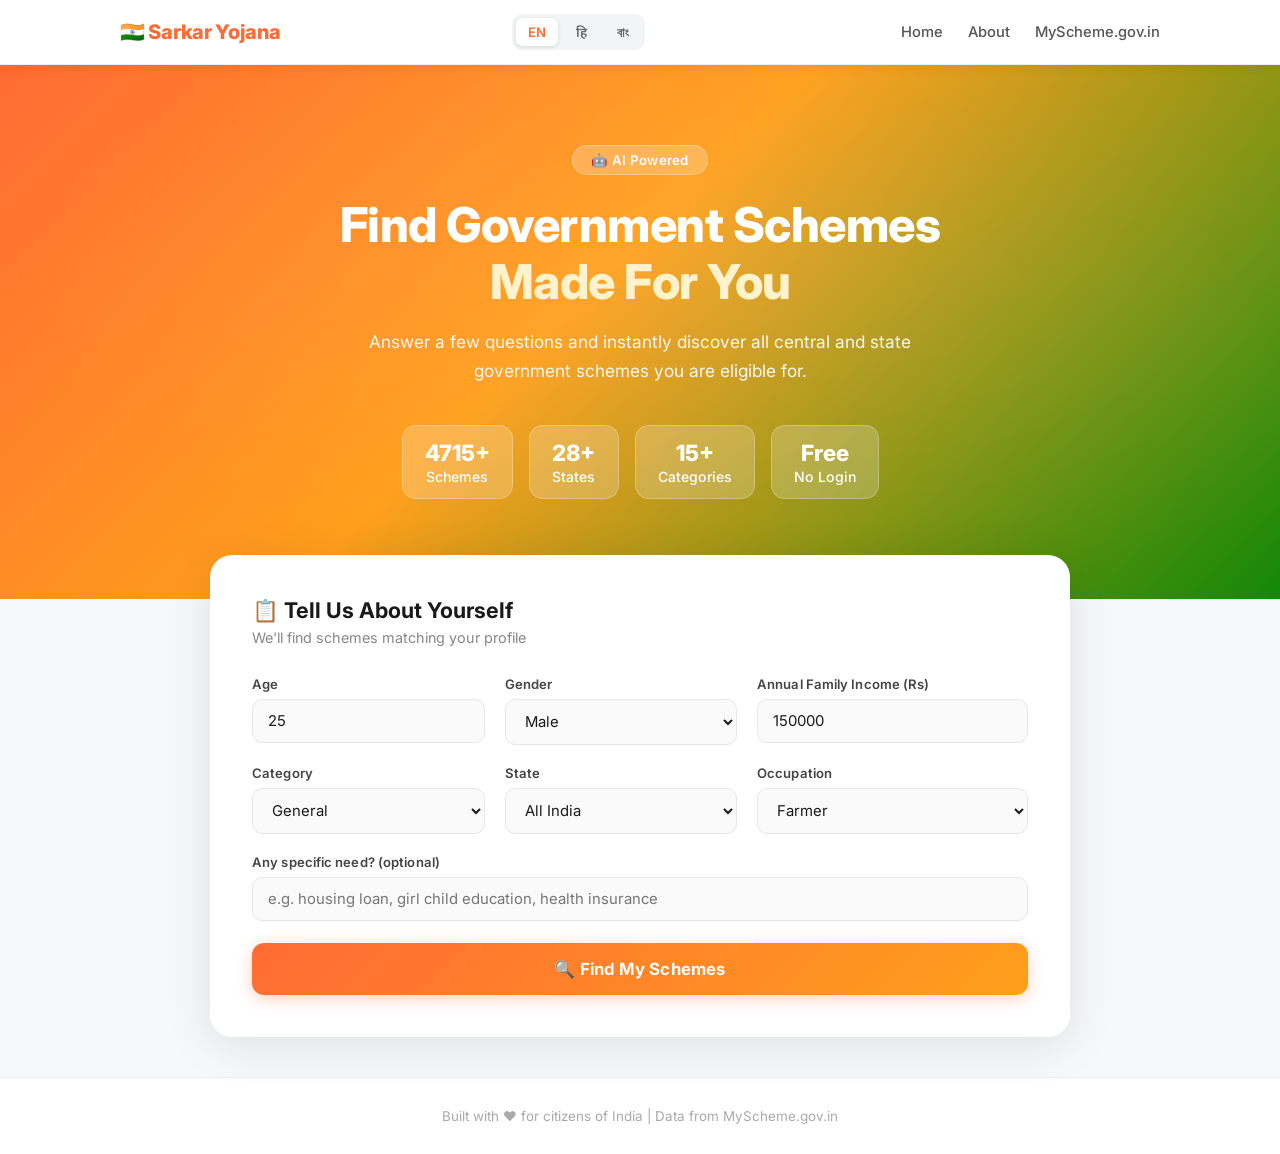
<file: index.html>
<!DOCTYPE html>
<html lang="en">
<head>
    <meta charset="UTF-8">
    <meta name="viewport" content="width=device-width, initial-scale=1.0">
    <title>Sarkar Yojana Finder — Find Government Schemes</title>
    <meta name="description" content="AI-powered tool to find Indian government schemes you are eligible for. Search 4715+ schemes by age, income, state, category and occupation.">

    <!-- Google Fonts: Latin, Devanagari (Hindi), Bengali -->
    <link rel="preconnect" href="https://fonts.googleapis.com">
    <link rel="preconnect" href="https://fonts.gstatic.com" crossorigin>
    <link href="https://fonts.googleapis.com/css2?family=Inter:wght@400;500;600;700;800&family=Noto+Sans:wght@400;500;600;700&family=Noto+Sans+Devanagari:wght@400;500;600;700&family=Noto+Sans+Bengali:wght@400;500;600;700&display=swap" rel="stylesheet">
    <link rel="stylesheet" href="style.css">
</head>
<body data-lang="en">

    <!-- Navbar -->
    <nav class="navbar" role="navigation" aria-label="Main navigation">
        <div class="nav-inner">
            <div class="logo">🇮🇳 Sarkar Yojana</div>
            <div class="nav-center">
                <div class="lang-switcher" role="group" aria-label="Language selector">
                    <button class="lang-btn active" data-lang="en" id="lang-en" onclick="setLanguage('en')">EN</button>
                    <button class="lang-btn" data-lang="hi" id="lang-hi" onclick="setLanguage('hi')">हि</button>
                    <button class="lang-btn" data-lang="bn" id="lang-bn" onclick="setLanguage('bn')">বাং</button>
                </div>
            </div>
            <div class="nav-links">
                <a href="#" data-i18n="navHome">Home</a>
                <a href="#" data-i18n="navAbout">About</a>
                <a href="https://www.myscheme.gov.in" target="_blank" rel="noopener" data-i18n="navGov">MyScheme.gov.in</a>
            </div>
        </div>
    </nav>

    <!-- Hero -->
    <section class="hero" aria-label="Hero section">
        <div class="hero-inner">
            <div class="hero-badge" data-i18n="heroBadge">🤖 AI Powered</div>
            <h1>
                <span data-i18n="heroTitle">Find Government Schemes</span><br>
                <span class="hero-highlight" data-i18n="heroTitleSpan">Made For You</span>
            </h1>
            <p data-i18n="heroDesc">Answer a few questions and instantly discover all central and state government schemes you are eligible for.</p>
            <div class="hero-stats">
                <div class="stat"><span>4715+</span> <span data-i18n="stat1">Schemes</span></div>
                <div class="stat"><span>28+</span> <span data-i18n="stat2">States</span></div>
                <div class="stat"><span>15+</span> <span data-i18n="stat3">Categories</span></div>
                <div class="stat"><span>Free</span> <span data-i18n="stat4">No Login</span></div>
            </div>
        </div>
    </section>

    <!-- Form -->
    <section class="form-section" aria-label="Scheme finder form">
        <div class="form-card">
            <h2 data-i18n="formTitle">📋 Tell Us About Yourself</h2>
            <p class="form-subtitle" data-i18n="formSubtitle">We'll find schemes matching your profile</p>

            <div class="form-grid">
                <div class="form-group">
                    <label for="age" data-i18n="labelAge">Age</label>
                    <input type="number" id="age" value="25" min="0" max="100" aria-label="Age">
                </div>
                <div class="form-group">
                    <label for="gender" data-i18n="labelGender">Gender</label>
                    <select id="gender" aria-label="Gender">
                        <option>Male</option>
                        <option>Female</option>
                        <option>Other</option>
                    </select>
                </div>
                <div class="form-group">
                    <label for="income" data-i18n="labelIncome">Annual Family Income (Rs)</label>
                    <input type="number" id="income" value="150000" step="10000" aria-label="Annual family income">
                </div>
                <div class="form-group">
                    <label for="caste" data-i18n="labelCategory">Category</label>
                    <select id="caste" aria-label="Category">
                        <option>General</option>
                        <option>SC</option>
                        <option>ST</option>
                        <option>OBC</option>
                        <option>Minority</option>
                    </select>
                </div>
                <div class="form-group">
                    <label for="state" data-i18n="labelState">State</label>
                    <select id="state" aria-label="State">
                        <option>All India</option>
                        <option>Andhra Pradesh</option>
                        <option>Arunachal Pradesh</option>
                        <option>Assam</option>
                        <option>Bihar</option>
                        <option>Chhattisgarh</option>
                        <option>Goa</option>
                        <option>Gujarat</option>
                        <option>Haryana</option>
                        <option>Himachal Pradesh</option>
                        <option>Jharkhand</option>
                        <option>Karnataka</option>
                        <option>Kerala</option>
                        <option>Madhya Pradesh</option>
                        <option>Maharashtra</option>
                        <option>Manipur</option>
                        <option>Meghalaya</option>
                        <option>Mizoram</option>
                        <option>Nagaland</option>
                        <option>Odisha</option>
                        <option>Punjab</option>
                        <option>Rajasthan</option>
                        <option>Sikkim</option>
                        <option>Tamil Nadu</option>
                        <option>Telangana</option>
                        <option>Tripura</option>
                        <option>Uttar Pradesh</option>
                        <option>Uttarakhand</option>
                        <option>West Bengal</option>
                        <option>Delhi</option>
                    </select>
                </div>
                <div class="form-group">
                    <label for="occupation" data-i18n="labelOccupation">Occupation</label>
                    <select id="occupation" aria-label="Occupation">
                        <option>Farmer</option>
                        <option>Student</option>
                        <option>Business Owner</option>
                        <option>Unemployed</option>
                        <option>Salaried</option>
                        <option>Self Employed</option>
                        <option>Artisan</option>
                        <option>Daily Wage Worker</option>
                        <option>Other</option>
                    </select>
                </div>
            </div>

            <div class="form-group full-width">
                <label for="extra" data-i18n="labelExtra">Any specific need? (optional)</label>
                <input type="text" id="extra"
                    placeholder="e.g. housing loan, girl child education, health insurance"
                    data-i18n-placeholder="extraPlaceholder"
                    aria-label="Specific need">
            </div>

            <button class="find-btn" id="find-btn" onclick="findSchemes()">
                <span data-i18n="findBtn">🔍 Find My Schemes</span>
            </button>
        </div>
    </section>

    <!-- Results -->
    <section class="results-section" id="results-section" style="display:none;" aria-label="Search results" aria-live="polite">
        <div class="results-card">
            <h2 data-i18n="resultsTitle">✅ Schemes You May Be Eligible For</h2>
            <div id="results-content" class="results-content"></div>
            <div class="apply-note">
                <span data-i18n="applyNote">💡 Visit</span>
                <a href="https://www.myscheme.gov.in" target="_blank" rel="noopener">MyScheme.gov.in</a>
                <span data-i18n="applyNoteSuffix">to apply officially.</span>
            </div>
        </div>
    </section>

    <!-- Loading Overlay -->
    <div class="loading-overlay" id="loading" style="display:none;" role="status" aria-live="polite">
        <div class="loader-box">
            <div class="spinner"></div>
            <p id="loading-text" data-i18n="loadingText">Searching 4715+ schemes for you...</p>
        </div>
    </div>

    <!-- Footer -->
    <footer>
        <p data-i18n="footerText">Built with ❤️ for citizens of India | Data from MyScheme.gov.in</p>
    </footer>

    
    <script src="script.js?v=2"></script>
</body>
</html>
</file>
<file: style.css>
/* ============================================================
   SARKAR YOJANA FINDER — style.css
   ============================================================ */

* {
    margin: 0;
    padding: 0;
    box-sizing: border-box;
}

/* Font stack switches per language */
body {
    font-family: 'Inter', 'Noto Sans', sans-serif;
    background: #f7f8fa;
    color: #1a1a1a;
}
body[data-lang="hi"] {
    font-family: 'Noto Sans Devanagari', 'Noto Sans', sans-serif;
}
body[data-lang="bn"] {
    font-family: 'Noto Sans Bengali', 'Noto Sans', sans-serif;
}

/* ============================================================
   NAVBAR
   ============================================================ */
.navbar {
    background: white;
    border-bottom: 1px solid #eee;
    padding: 14px 0;
    position: sticky;
    top: 0;
    z-index: 100;
    box-shadow: 0 2px 12px rgba(0,0,0,0.06);
}

.nav-inner {
    max-width: 1100px;
    margin: 0 auto;
    padding: 0 30px;
    display: flex;
    justify-content: space-between;
    align-items: center;
    gap: 20px;
}

.logo {
    font-size: 1.25rem;
    font-weight: 800;
    color: #FF6B35;
    white-space: nowrap;
    letter-spacing: -0.3px;
}

/* Language Switcher */
.lang-switcher {
    display: flex;
    gap: 6px;
    background: #f3f4f6;
    padding: 4px;
    border-radius: 10px;
}

.lang-btn {
    background: transparent;
    border: none;
    padding: 5px 12px;
    border-radius: 7px;
    font-size: 0.82rem;
    font-weight: 600;
    color: #666;
    cursor: pointer;
    transition: all 0.2s;
    font-family: inherit;
}

.lang-btn:hover {
    color: #FF6B35;
}

.lang-btn.active {
    background: white;
    color: #FF6B35;
    box-shadow: 0 1px 4px rgba(0,0,0,0.12);
}

.nav-links {
    display: flex;
    gap: 0;
}

.nav-links a {
    text-decoration: none;
    color: #555;
    margin-left: 25px;
    font-size: 0.92rem;
    font-weight: 500;
    transition: color 0.2s;
    white-space: nowrap;
}

.nav-links a:hover {
    color: #FF6B35;
}

/* ============================================================
   HERO
   ============================================================ */
.hero {
    background: linear-gradient(135deg, #FF6B35 0%, #FF9F1C 45%, #138808 100%);
    padding: 80px 30px 100px;
    text-align: center;
    color: white;
    position: relative;
    overflow: hidden;
}

/* Subtle radial overlay for depth */
.hero::before {
    content: '';
    position: absolute;
    inset: 0;
    background: radial-gradient(ellipse at 60% 40%, rgba(255,255,255,0.08) 0%, transparent 70%);
    pointer-events: none;
}

.hero-inner {
    max-width: 780px;
    margin: 0 auto;
    position: relative;
}

.hero-badge {
    display: inline-block;
    background: rgba(255,255,255,0.22);
    padding: 6px 18px;
    border-radius: 50px;
    font-size: 0.83rem;
    font-weight: 600;
    margin-bottom: 22px;
    backdrop-filter: blur(6px);
    border: 1px solid rgba(255,255,255,0.3);
    letter-spacing: 0.3px;
}

.hero h1 {
    font-size: 3rem;
    font-weight: 800;
    line-height: 1.18;
    margin-bottom: 18px;
    letter-spacing: -0.5px;
}

.hero-highlight {
    color: #fff3cd;
}

.hero p {
    font-size: 1.08rem;
    opacity: 0.92;
    margin-bottom: 44px;
    line-height: 1.65;
    max-width: 600px;
    margin-left: auto;
    margin-right: auto;
    margin-bottom: 40px;
}

.hero-stats {
    display: flex;
    justify-content: center;
    gap: 16px;
    flex-wrap: wrap;
}

.stat {
    background: rgba(255,255,255,0.2);
    padding: 13px 22px;
    border-radius: 14px;
    font-size: 0.88rem;
    font-weight: 500;
    backdrop-filter: blur(6px);
    border: 1px solid rgba(255,255,255,0.25);
    min-width: 90px;
}

.stat span:first-child {
    font-size: 1.4rem;
    font-weight: 800;
    display: block;
    margin-bottom: 2px;
}

/* ============================================================
   FORM SECTION
   ============================================================ */
.form-section {
    max-width: 900px;
    margin: -44px auto 40px;
    padding: 0 20px;
    position: relative;
    z-index: 2;
}

.form-card {
    background: white;
    border-radius: 22px;
    padding: 42px;
    box-shadow: 0 8px 48px rgba(0,0,0,0.1);
}

.form-card h2 {
    font-size: 1.35rem;
    font-weight: 700;
    margin-bottom: 6px;
    color: #1a1a1a;
}

.form-subtitle {
    color: #888;
    font-size: 0.9rem;
    margin-bottom: 30px;
}

.form-grid {
    display: grid;
    grid-template-columns: 1fr 1fr 1fr;
    gap: 20px;
    margin-bottom: 20px;
}

.form-group {
    display: flex;
    flex-direction: column;
    gap: 7px;
}

.form-group.full-width {
    margin-bottom: 22px;
}

label {
    font-size: 0.82rem;
    font-weight: 600;
    color: #444;
    letter-spacing: 0.1px;
}

input, select {
    padding: 12px 15px;
    border: 1.5px solid #e5e7eb;
    border-radius: 10px;
    font-size: 0.93rem;
    font-family: inherit;
    outline: none;
    transition: border-color 0.2s, box-shadow 0.2s;
    background: #fafafa;
    color: #1a1a1a;
}

input:focus, select:focus {
    border-color: #FF6B35;
    background: white;
    box-shadow: 0 0 0 3px rgba(255, 107, 53, 0.1);
}

/* Find Button */
.find-btn {
    width: 100%;
    padding: 16px;
    background: linear-gradient(135deg, #FF6B35, #FF9F1C);
    color: white;
    border: none;
    border-radius: 12px;
    font-size: 1.05rem;
    font-weight: 700;
    cursor: pointer;
    transition: opacity 0.2s, transform 0.15s, box-shadow 0.2s;
    font-family: inherit;
    letter-spacing: 0.2px;
    box-shadow: 0 4px 16px rgba(255, 107, 53, 0.3);
}

.find-btn:hover {
    opacity: 0.93;
    transform: translateY(-2px);
    box-shadow: 0 8px 24px rgba(255, 107, 53, 0.4);
}

.find-btn:active {
    transform: translateY(0);
    box-shadow: 0 2px 8px rgba(255, 107, 53, 0.25);
}

/* ============================================================
   RESULTS SECTION
   ============================================================ */
.results-section {
    max-width: 900px;
    margin: 0 auto 60px;
    padding: 0 20px;
}

.results-card {
    background: white;
    border-radius: 22px;
    padding: 40px;
    box-shadow: 0 8px 40px rgba(0,0,0,0.08);
    border-left: 5px solid #FF6B35;
}

.results-card h2 {
    font-size: 1.25rem;
    font-weight: 700;
    margin-bottom: 24px;
    color: #1a1a1a;
}

.results-content {
    font-size: 0.96rem;
    line-height: 1.8;
    color: #333;
}

/* Scheme Cards */
.scheme-card {
    background: linear-gradient(135deg, #fff9f6 0%, #fff 100%);
    border: 1.5px solid #ffd6c0;
    border-radius: 16px;
    padding: 22px 26px;
    margin-bottom: 18px;
    transition: transform 0.22s, box-shadow 0.22s;
    position: relative;
}

.scheme-card:hover {
    transform: translateY(-3px);
    box-shadow: 0 10px 28px rgba(255, 107, 53, 0.14);
}

.scheme-title {
    font-size: 1.05rem;
    font-weight: 700;
    color: #e85d25;
    margin-bottom: 12px;
    line-height: 1.4;
}

.scheme-body p {
    font-size: 0.91rem;
    color: #444;
    line-height: 1.75;
    margin-bottom: 4px;
}

.scheme-bullet {
    font-size: 0.91rem;
    color: #444;
    line-height: 1.75;
    padding-left: 8px;
    margin-bottom: 3px;
}

/* Apply Button per scheme */
.apply-btn {
    display: inline-block;
    margin-top: 14px;
    padding: 9px 20px;
    background: linear-gradient(135deg, #FF6B35, #FF9F1C);
    color: white;
    border-radius: 8px;
    text-decoration: none;
    font-size: 0.84rem;
    font-weight: 700;
    font-family: inherit;
    transition: opacity 0.2s, transform 0.15s;
    letter-spacing: 0.2px;
}

.apply-btn:hover {
    opacity: 0.9;
    transform: translateY(-1px);
}

/* Note text (disclaimers) */
.note-text {
    font-size: 0.88rem;
    color: #666;
    margin-top: 14px;
    margin-bottom: 12px;
    padding: 13px 17px;
    background: #fffbf0;
    border-radius: 10px;
    border-left: 3px solid #FF9F1C;
    line-height: 1.7;
}

/* Apply footer note */
.apply-note {
    margin-top: 28px;
    padding: 16px 22px;
    background: #fff8f3;
    border-radius: 12px;
    font-size: 0.9rem;
    color: #555;
    border: 1px solid #ffd6c0;
    display: flex;
    gap: 6px;
    align-items: center;
    flex-wrap: wrap;
}

.apply-note a {
    color: #FF6B35;
    font-weight: 700;
    text-decoration: none;
}

.apply-note a:hover {
    text-decoration: underline;
}

/* ============================================================
   LOADING OVERLAY
   ============================================================ */
.loading-overlay {
    position: fixed;
    top: 0; left: 0;
    width: 100%; height: 100%;
    background: rgba(0,0,0,0.52);
    display: flex;
    align-items: center;
    justify-content: center;
    z-index: 999;
    backdrop-filter: blur(5px);
}

.loader-box {
    background: white;
    padding: 44px 64px;
    border-radius: 22px;
    text-align: center;
    box-shadow: 0 24px 64px rgba(0,0,0,0.22);
}

.spinner {
    width: 50px;
    height: 50px;
    border: 5px solid #f0f0f0;
    border-top-color: #FF6B35;
    border-radius: 50%;
    animation: spin 0.75s linear infinite;
    margin: 0 auto 20px;
}

@keyframes spin {
    to { transform: rotate(360deg); }
}

.loader-box p {
    font-size: 0.97rem;
    font-weight: 500;
    color: #555;
    max-width: 220px;
    line-height: 1.5;
    font-family: inherit;
}

/* ============================================================
   FOOTER
   ============================================================ */
footer {
    text-align: center;
    padding: 30px;
    color: #aaa;
    font-size: 0.84rem;
    border-top: 1px solid #eee;
    background: white;
}

/* ============================================================
   RESPONSIVE
   ============================================================ */
@media (max-width: 820px) {
    .form-grid {
        grid-template-columns: 1fr 1fr;
    }
    .hero h1 {
        font-size: 2.2rem;
    }
    .hero-stats {
        gap: 10px;
    }
    .nav-links {
        display: none;
    }
    .form-card {
        padding: 28px 22px;
    }
    .results-card {
        padding: 28px 22px;
    }
}

@media (max-width: 480px) {
    .form-grid {
        grid-template-columns: 1fr;
    }
    .hero {
        padding: 60px 20px 80px;
    }
    .hero h1 {
        font-size: 1.85rem;
    }
    .loader-box {
        padding: 36px 36px;
    }
}

/* Scheme Cards */
.scheme-card {
    background: #ffffff;
    border: 1px solid #e8e8e8;
    border-left: 4px solid #FF9933;
    border-radius: 12px;
    padding: 20px 24px;
    margin-bottom: 16px;
    box-shadow: 0 2px 8px rgba(0,0,0,0.06);
    transition: transform 0.2s ease, box-shadow 0.2s ease;
}

.scheme-card:hover {
    transform: translateY(-2px);
    box-shadow: 0 6px 20px rgba(0,0,0,0.1);
}

.scheme-header {
    display: flex;
    align-items: center;
    gap: 10px;
    margin-bottom: 10px;
}

.scheme-icon {
    font-size: 1.4rem;
}

.scheme-title {
    font-size: 1.05rem;
    font-weight: 700;
    color: #1a1a2e;
    margin: 0;
}

.scheme-summary {
    font-size: 0.92rem;
    color: #555;
    line-height: 1.6;
    margin: 0 0 16px 0;
}

.scheme-footer {
    display: flex;
    justify-content: flex-end;
}

.apply-btn {
    background: linear-gradient(135deg, #FF9933, #e07b00);
    color: white;
    padding: 8px 20px;
    border-radius: 25px;
    text-decoration: none;
    font-size: 0.88rem;
    font-weight: 600;
    transition: background 0.2s ease, transform 0.1s ease;
}

.apply-btn:hover {
    background: linear-gradient(135deg, #e07b00, #c46a00);
    transform: scale(1.03);
}

.no-link {
    font-size: 0.82rem;
    color: #999;
    font-style: italic;
}

.result-note {
    font-size: 0.93rem;
    color: #444;
    line-height: 1.7;
    margin-bottom: 12px;
    padding: 0 4px;
}
</file>
<file: frontend/style.css>
/* ============================================================
   SARKAR YOJANA FINDER — style.css
   ============================================================ */

* {
    margin: 0;
    padding: 0;
    box-sizing: border-box;
}

/* Font stack switches per language */
body {
    font-family: 'Inter', 'Noto Sans', sans-serif;
    background: #f7f8fa;
    color: #1a1a1a;
}
body[data-lang="hi"] {
    font-family: 'Noto Sans Devanagari', 'Noto Sans', sans-serif;
}
body[data-lang="bn"] {
    font-family: 'Noto Sans Bengali', 'Noto Sans', sans-serif;
}

/* ============================================================
   NAVBAR
   ============================================================ */
.navbar {
    background: white;
    border-bottom: 1px solid #eee;
    padding: 14px 0;
    position: sticky;
    top: 0;
    z-index: 100;
    box-shadow: 0 2px 12px rgba(0,0,0,0.06);
}

.nav-inner {
    max-width: 1100px;
    margin: 0 auto;
    padding: 0 30px;
    display: flex;
    justify-content: space-between;
    align-items: center;
    gap: 20px;
}

.logo {
    font-size: 1.25rem;
    font-weight: 800;
    color: #FF6B35;
    white-space: nowrap;
    letter-spacing: -0.3px;
}

/* Language Switcher */
.lang-switcher {
    display: flex;
    gap: 6px;
    background: #f3f4f6;
    padding: 4px;
    border-radius: 10px;
}

.lang-btn {
    background: transparent;
    border: none;
    padding: 5px 12px;
    border-radius: 7px;
    font-size: 0.82rem;
    font-weight: 600;
    color: #666;
    cursor: pointer;
    transition: all 0.2s;
    font-family: inherit;
}

.lang-btn:hover {
    color: #FF6B35;
}

.lang-btn.active {
    background: white;
    color: #FF6B35;
    box-shadow: 0 1px 4px rgba(0,0,0,0.12);
}

.nav-links {
    display: flex;
    gap: 0;
}

.nav-links a {
    text-decoration: none;
    color: #555;
    margin-left: 25px;
    font-size: 0.92rem;
    font-weight: 500;
    transition: color 0.2s;
    white-space: nowrap;
}

.nav-links a:hover {
    color: #FF6B35;
}

/* ============================================================
   HERO
   ============================================================ */
.hero {
    background: linear-gradient(135deg, #FF6B35 0%, #FF9F1C 45%, #138808 100%);
    padding: 80px 30px 100px;
    text-align: center;
    color: white;
    position: relative;
    overflow: hidden;
}

/* Subtle radial overlay for depth */
.hero::before {
    content: '';
    position: absolute;
    inset: 0;
    background: radial-gradient(ellipse at 60% 40%, rgba(255,255,255,0.08) 0%, transparent 70%);
    pointer-events: none;
}

.hero-inner {
    max-width: 780px;
    margin: 0 auto;
    position: relative;
}

.hero-badge {
    display: inline-block;
    background: rgba(255,255,255,0.22);
    padding: 6px 18px;
    border-radius: 50px;
    font-size: 0.83rem;
    font-weight: 600;
    margin-bottom: 22px;
    backdrop-filter: blur(6px);
    border: 1px solid rgba(255,255,255,0.3);
    letter-spacing: 0.3px;
}

.hero h1 {
    font-size: 3rem;
    font-weight: 800;
    line-height: 1.18;
    margin-bottom: 18px;
    letter-spacing: -0.5px;
}

.hero-highlight {
    color: #fff3cd;
}

.hero p {
    font-size: 1.08rem;
    opacity: 0.92;
    margin-bottom: 44px;
    line-height: 1.65;
    max-width: 600px;
    margin-left: auto;
    margin-right: auto;
    margin-bottom: 40px;
}

.hero-stats {
    display: flex;
    justify-content: center;
    gap: 16px;
    flex-wrap: wrap;
}

.stat {
    background: rgba(255,255,255,0.2);
    padding: 13px 22px;
    border-radius: 14px;
    font-size: 0.88rem;
    font-weight: 500;
    backdrop-filter: blur(6px);
    border: 1px solid rgba(255,255,255,0.25);
    min-width: 90px;
}

.stat span:first-child {
    font-size: 1.4rem;
    font-weight: 800;
    display: block;
    margin-bottom: 2px;
}

/* ============================================================
   FORM SECTION
   ============================================================ */
.form-section {
    max-width: 900px;
    margin: -44px auto 40px;
    padding: 0 20px;
    position: relative;
    z-index: 2;
}

.form-card {
    background: white;
    border-radius: 22px;
    padding: 42px;
    box-shadow: 0 8px 48px rgba(0,0,0,0.1);
}

.form-card h2 {
    font-size: 1.35rem;
    font-weight: 700;
    margin-bottom: 6px;
    color: #1a1a1a;
}

.form-subtitle {
    color: #888;
    font-size: 0.9rem;
    margin-bottom: 30px;
}

.form-grid {
    display: grid;
    grid-template-columns: 1fr 1fr 1fr;
    gap: 20px;
    margin-bottom: 20px;
}

.form-group {
    display: flex;
    flex-direction: column;
    gap: 7px;
}

.form-group.full-width {
    margin-bottom: 22px;
}

label {
    font-size: 0.82rem;
    font-weight: 600;
    color: #444;
    letter-spacing: 0.1px;
}

input, select {
    padding: 12px 15px;
    border: 1.5px solid #e5e7eb;
    border-radius: 10px;
    font-size: 0.93rem;
    font-family: inherit;
    outline: none;
    transition: border-color 0.2s, box-shadow 0.2s;
    background: #fafafa;
    color: #1a1a1a;
}

input:focus, select:focus {
    border-color: #FF6B35;
    background: white;
    box-shadow: 0 0 0 3px rgba(255, 107, 53, 0.1);
}

/* Find Button */
.find-btn {
    width: 100%;
    padding: 16px;
    background: linear-gradient(135deg, #FF6B35, #FF9F1C);
    color: white;
    border: none;
    border-radius: 12px;
    font-size: 1.05rem;
    font-weight: 700;
    cursor: pointer;
    transition: opacity 0.2s, transform 0.15s, box-shadow 0.2s;
    font-family: inherit;
    letter-spacing: 0.2px;
    box-shadow: 0 4px 16px rgba(255, 107, 53, 0.3);
}

.find-btn:hover {
    opacity: 0.93;
    transform: translateY(-2px);
    box-shadow: 0 8px 24px rgba(255, 107, 53, 0.4);
}

.find-btn:active {
    transform: translateY(0);
    box-shadow: 0 2px 8px rgba(255, 107, 53, 0.25);
}

/* ============================================================
   RESULTS SECTION
   ============================================================ */
.results-section {
    max-width: 900px;
    margin: 0 auto 60px;
    padding: 0 20px;
}

.results-card {
    background: white;
    border-radius: 22px;
    padding: 40px;
    box-shadow: 0 8px 40px rgba(0,0,0,0.08);
    border-left: 5px solid #FF6B35;
}

.results-card h2 {
    font-size: 1.25rem;
    font-weight: 700;
    margin-bottom: 24px;
    color: #1a1a1a;
}

.results-content {
    font-size: 0.96rem;
    line-height: 1.8;
    color: #333;
}

/* Scheme Cards */
.scheme-card {
    background: linear-gradient(135deg, #fff9f6 0%, #fff 100%);
    border: 1.5px solid #ffd6c0;
    border-radius: 16px;
    padding: 22px 26px;
    margin-bottom: 18px;
    transition: transform 0.22s, box-shadow 0.22s;
    position: relative;
}

.scheme-card:hover {
    transform: translateY(-3px);
    box-shadow: 0 10px 28px rgba(255, 107, 53, 0.14);
}

.scheme-title {
    font-size: 1.05rem;
    font-weight: 700;
    color: #e85d25;
    margin-bottom: 12px;
    line-height: 1.4;
}

.scheme-body p {
    font-size: 0.91rem;
    color: #444;
    line-height: 1.75;
    margin-bottom: 4px;
}

.scheme-bullet {
    font-size: 0.91rem;
    color: #444;
    line-height: 1.75;
    padding-left: 8px;
    margin-bottom: 3px;
}

/* Apply Button per scheme */
.apply-btn {
    display: inline-block;
    margin-top: 14px;
    padding: 9px 20px;
    background: linear-gradient(135deg, #FF6B35, #FF9F1C);
    color: white;
    border-radius: 8px;
    text-decoration: none;
    font-size: 0.84rem;
    font-weight: 700;
    font-family: inherit;
    transition: opacity 0.2s, transform 0.15s;
    letter-spacing: 0.2px;
}

.apply-btn:hover {
    opacity: 0.9;
    transform: translateY(-1px);
}

/* Note text (disclaimers) */
.note-text {
    font-size: 0.88rem;
    color: #666;
    margin-top: 14px;
    margin-bottom: 12px;
    padding: 13px 17px;
    background: #fffbf0;
    border-radius: 10px;
    border-left: 3px solid #FF9F1C;
    line-height: 1.7;
}

/* Apply footer note */
.apply-note {
    margin-top: 28px;
    padding: 16px 22px;
    background: #fff8f3;
    border-radius: 12px;
    font-size: 0.9rem;
    color: #555;
    border: 1px solid #ffd6c0;
    display: flex;
    gap: 6px;
    align-items: center;
    flex-wrap: wrap;
}

.apply-note a {
    color: #FF6B35;
    font-weight: 700;
    text-decoration: none;
}

.apply-note a:hover {
    text-decoration: underline;
}

/* ============================================================
   LOADING OVERLAY
   ============================================================ */
.loading-overlay {
    position: fixed;
    top: 0; left: 0;
    width: 100%; height: 100%;
    background: rgba(0,0,0,0.52);
    display: flex;
    align-items: center;
    justify-content: center;
    z-index: 999;
    backdrop-filter: blur(5px);
}

.loader-box {
    background: white;
    padding: 44px 64px;
    border-radius: 22px;
    text-align: center;
    box-shadow: 0 24px 64px rgba(0,0,0,0.22);
}

.spinner {
    width: 50px;
    height: 50px;
    border: 5px solid #f0f0f0;
    border-top-color: #FF6B35;
    border-radius: 50%;
    animation: spin 0.75s linear infinite;
    margin: 0 auto 20px;
}

@keyframes spin {
    to { transform: rotate(360deg); }
}

.loader-box p {
    font-size: 0.97rem;
    font-weight: 500;
    color: #555;
    max-width: 220px;
    line-height: 1.5;
    font-family: inherit;
}

/* ============================================================
   FOOTER
   ============================================================ */
footer {
    text-align: center;
    padding: 30px;
    color: #aaa;
    font-size: 0.84rem;
    border-top: 1px solid #eee;
    background: white;
}

/* ============================================================
   RESPONSIVE
   ============================================================ */
@media (max-width: 820px) {
    .form-grid {
        grid-template-columns: 1fr 1fr;
    }
    .hero h1 {
        font-size: 2.2rem;
    }
    .hero-stats {
        gap: 10px;
    }
    .nav-links {
        display: none;
    }
    .form-card {
        padding: 28px 22px;
    }
    .results-card {
        padding: 28px 22px;
    }
}

@media (max-width: 480px) {
    .form-grid {
        grid-template-columns: 1fr;
    }
    .hero {
        padding: 60px 20px 80px;
    }
    .hero h1 {
        font-size: 1.85rem;
    }
    .loader-box {
        padding: 36px 36px;
    }
}

/* Scheme Cards */
.scheme-card {
    background: #ffffff;
    border: 1px solid #e8e8e8;
    border-left: 4px solid #FF9933;
    border-radius: 12px;
    padding: 20px 24px;
    margin-bottom: 16px;
    box-shadow: 0 2px 8px rgba(0,0,0,0.06);
    transition: transform 0.2s ease, box-shadow 0.2s ease;
}

.scheme-card:hover {
    transform: translateY(-2px);
    box-shadow: 0 6px 20px rgba(0,0,0,0.1);
}

.scheme-header {
    display: flex;
    align-items: center;
    gap: 10px;
    margin-bottom: 10px;
}

.scheme-icon {
    font-size: 1.4rem;
}

.scheme-title {
    font-size: 1.05rem;
    font-weight: 700;
    color: #1a1a2e;
    margin: 0;
}

.scheme-summary {
    font-size: 0.92rem;
    color: #555;
    line-height: 1.6;
    margin: 0 0 16px 0;
}

.scheme-footer {
    display: flex;
    justify-content: flex-end;
}

.apply-btn {
    background: linear-gradient(135deg, #FF9933, #e07b00);
    color: white;
    padding: 8px 20px;
    border-radius: 25px;
    text-decoration: none;
    font-size: 0.88rem;
    font-weight: 600;
    transition: background 0.2s ease, transform 0.1s ease;
}

.apply-btn:hover {
    background: linear-gradient(135deg, #e07b00, #c46a00);
    transform: scale(1.03);
}

.no-link {
    font-size: 0.82rem;
    color: #999;
    font-style: italic;
}

.result-note {
    font-size: 0.93rem;
    color: #444;
    line-height: 1.7;
    margin-bottom: 12px;
    padding: 0 4px;
}
</file>
